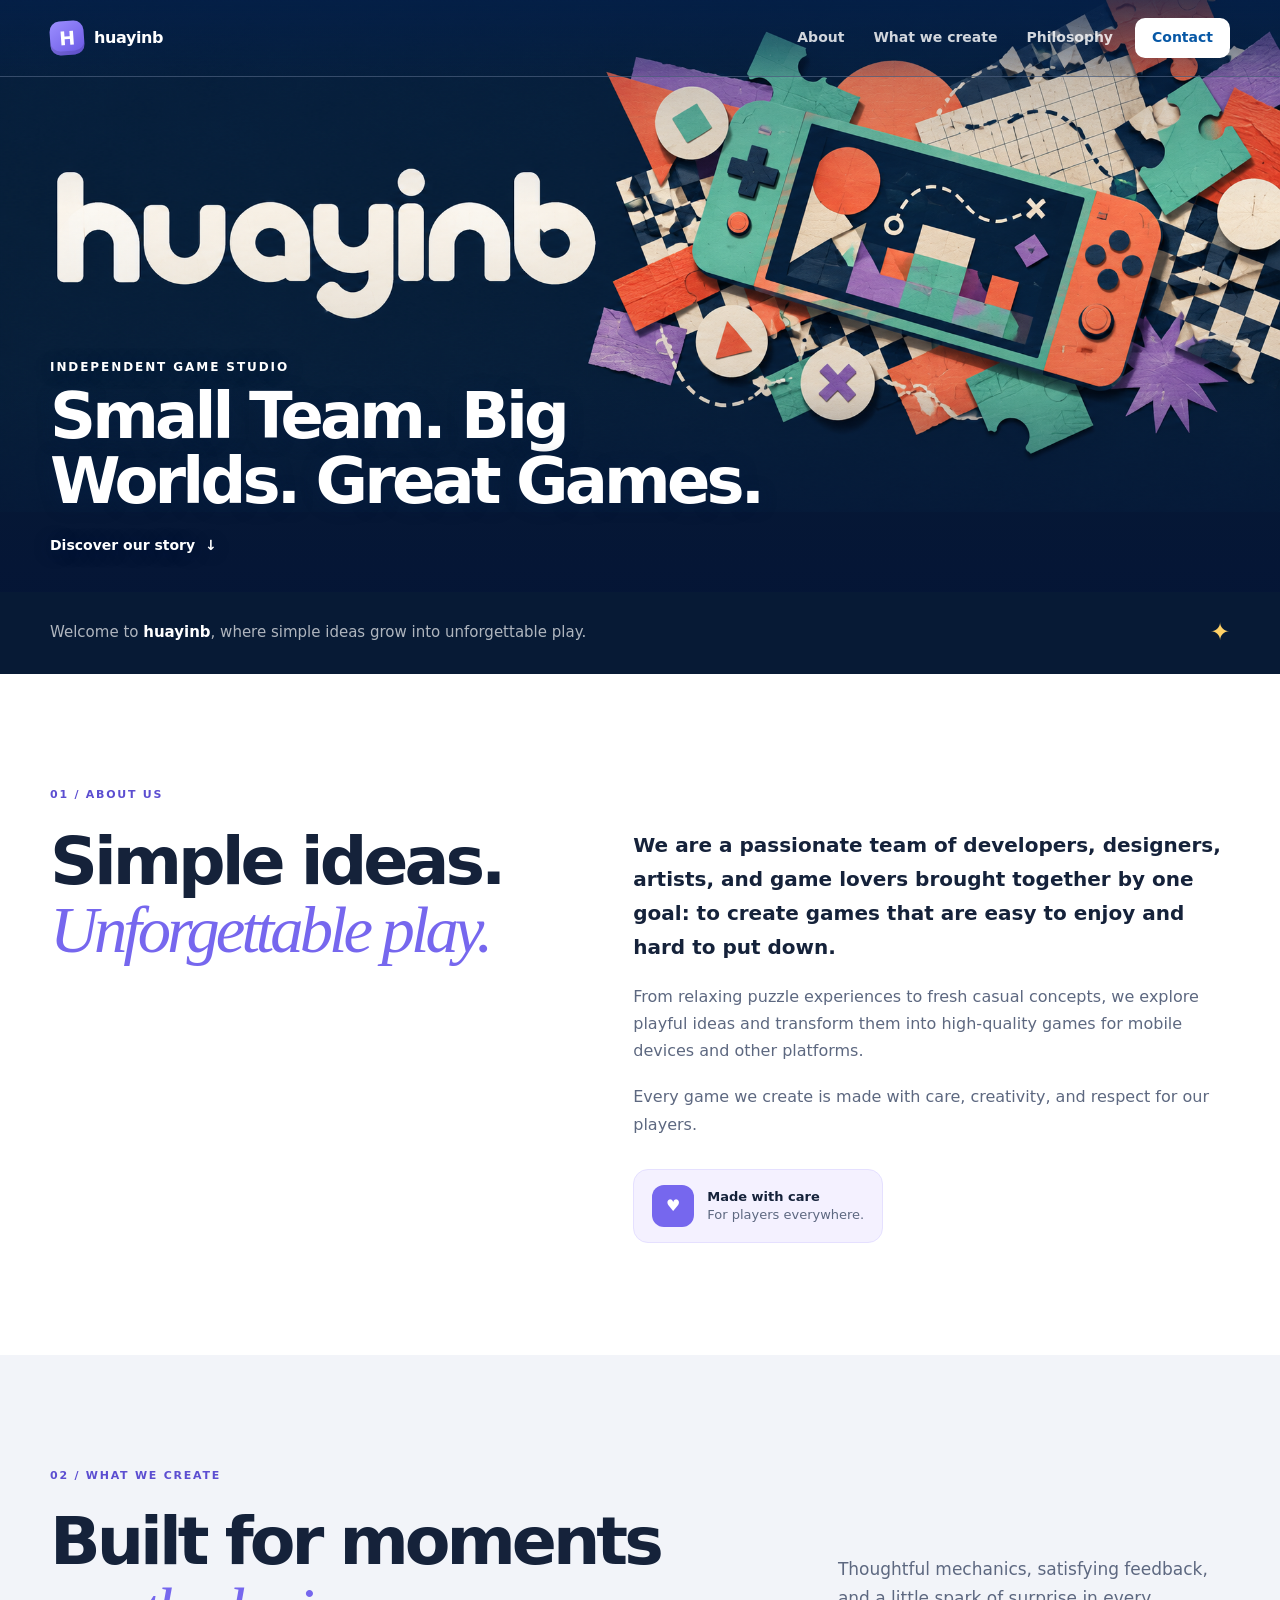
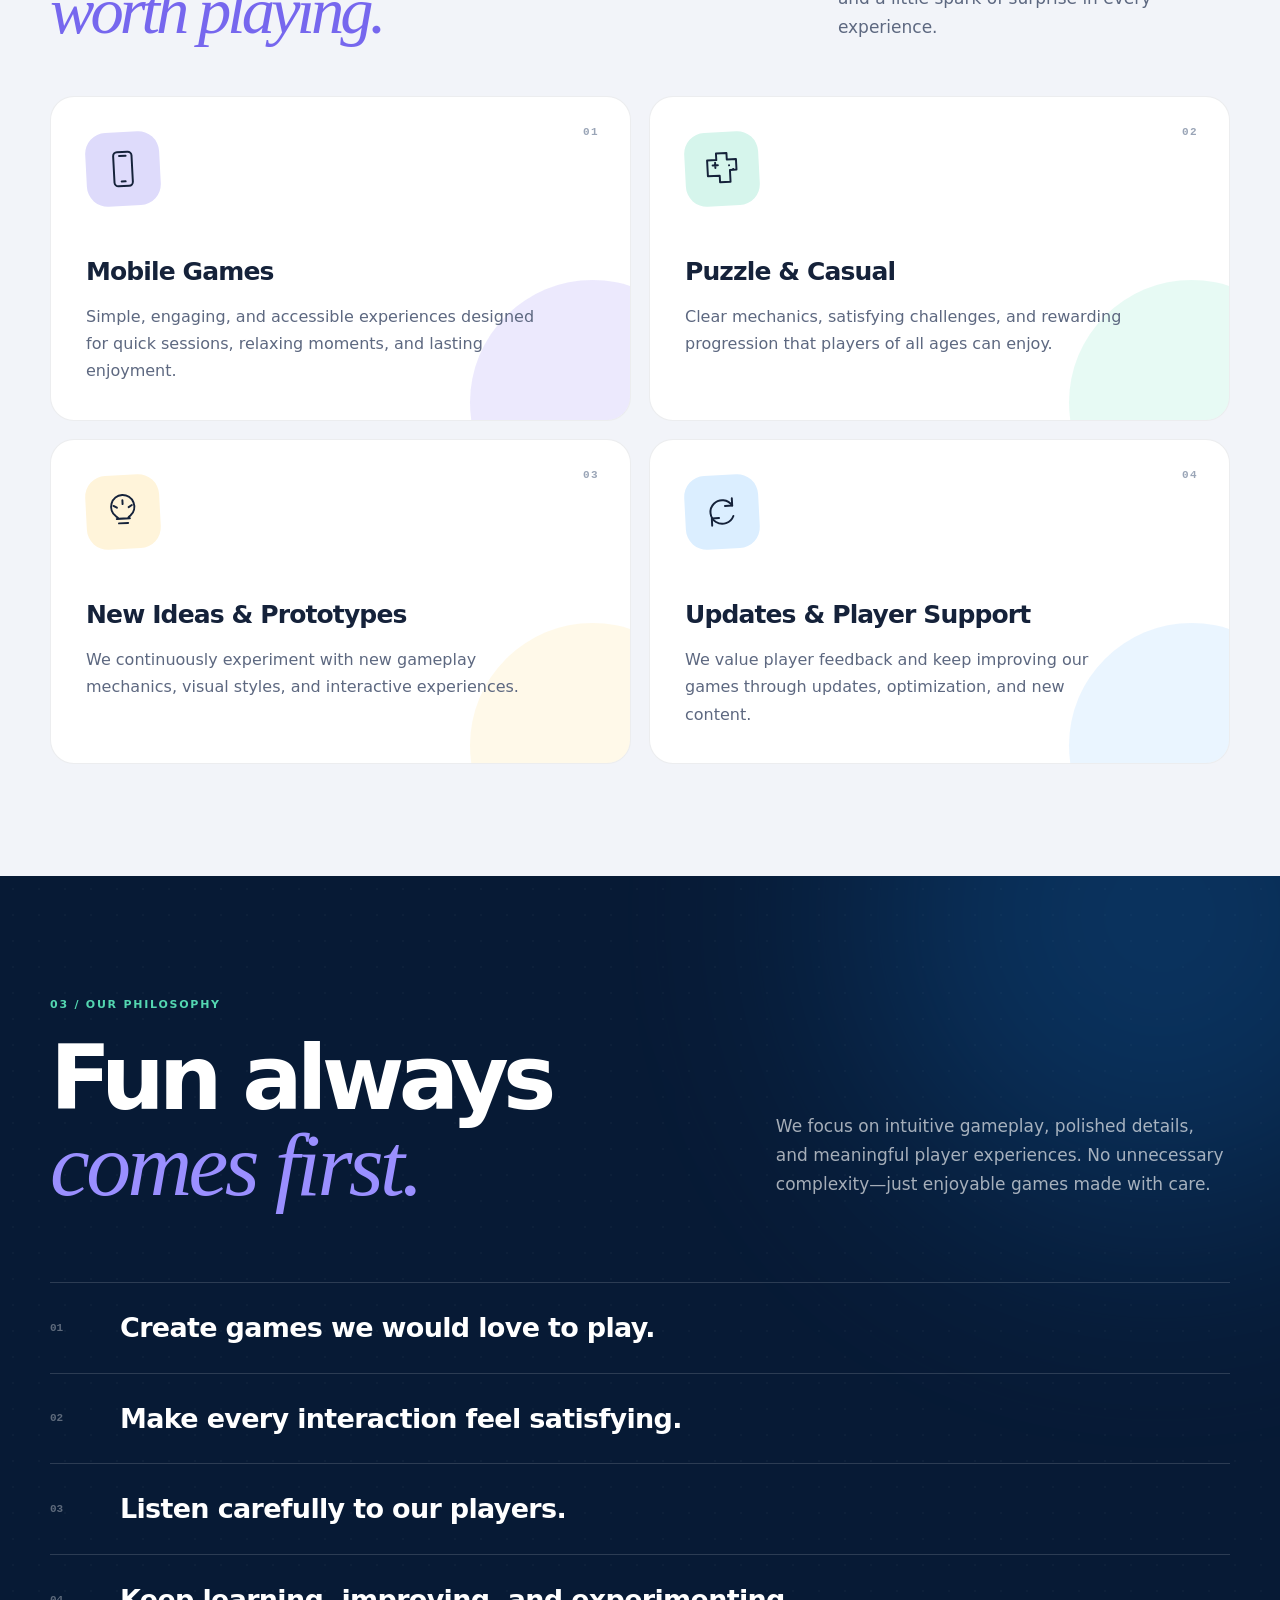
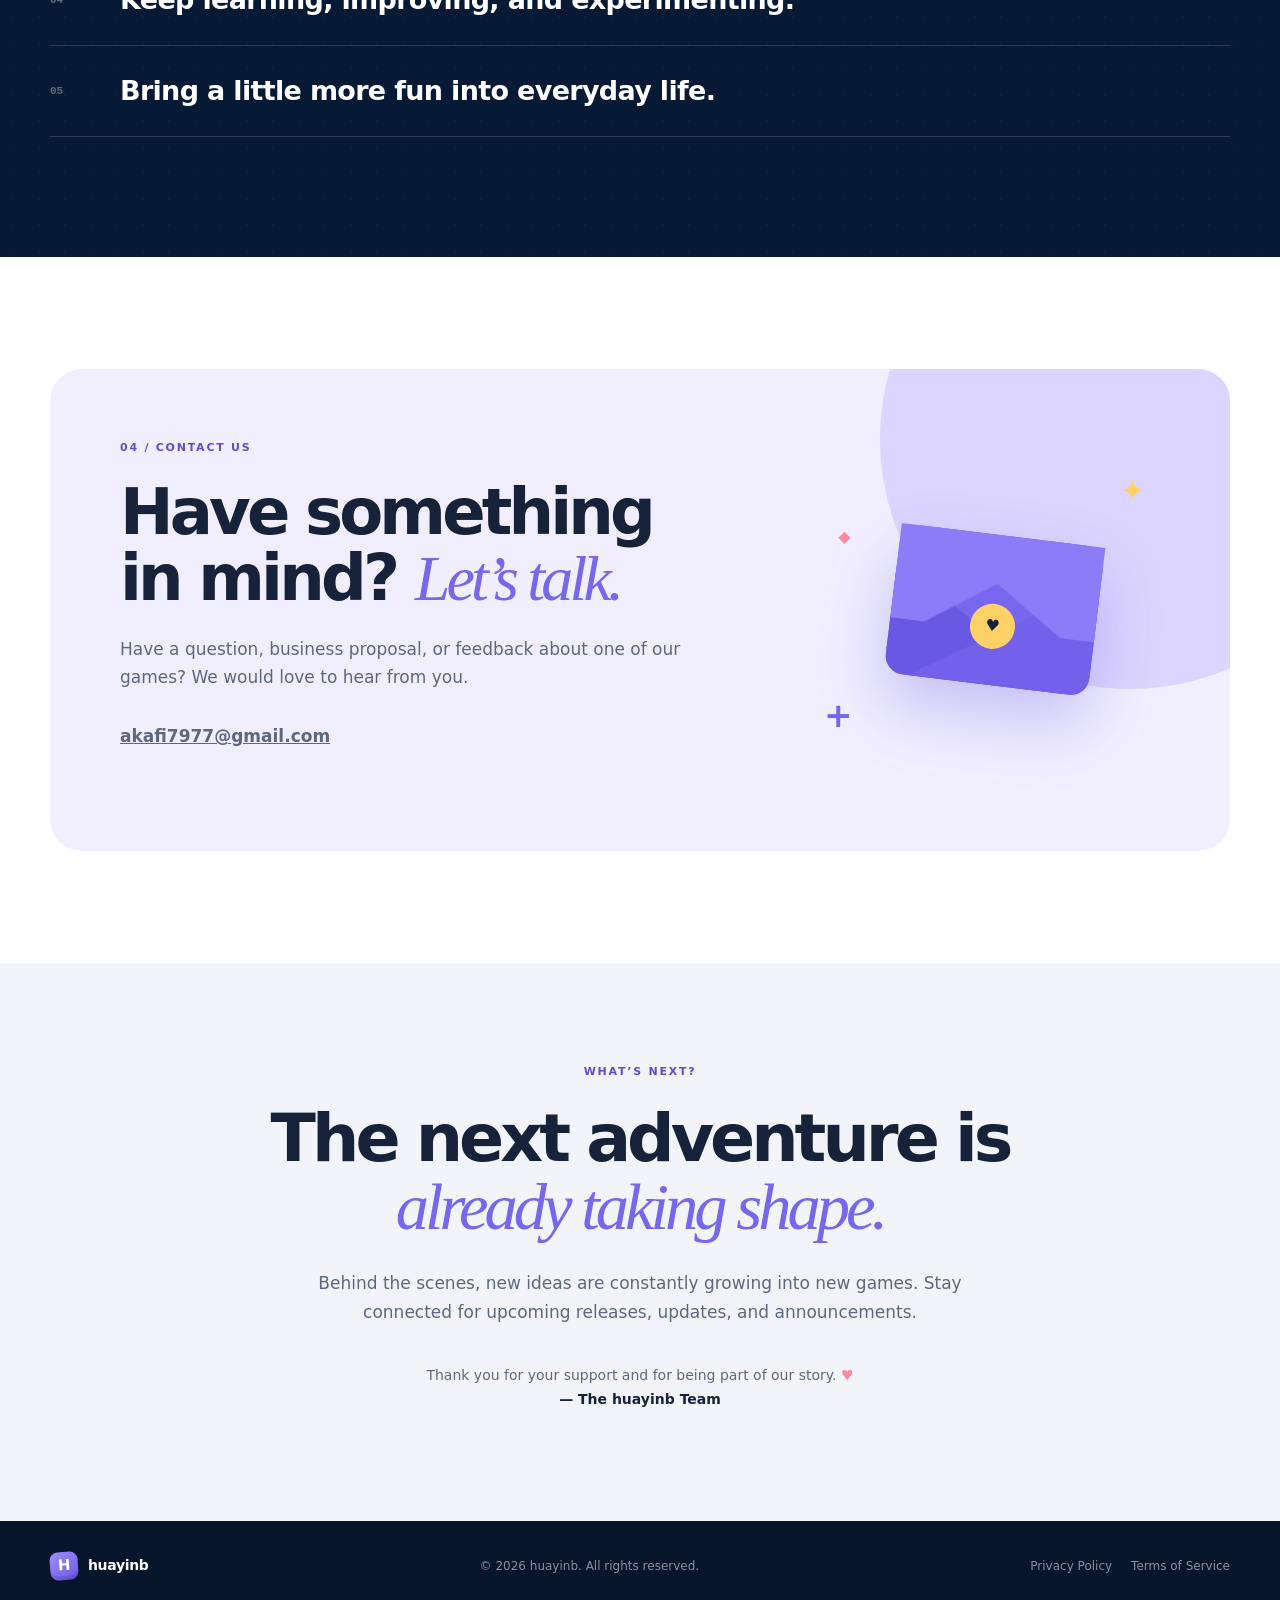
<file: index.html>
<!doctype html>
<html lang="en">
<head>
  <meta charset="utf-8">
  <meta name="viewport" content="width=device-width, initial-scale=1">
  <meta name="description" content="huayinb is an independent game studio creating fun, accessible, and polished games for players around the world.">
  <meta name="theme-color" content="#0878e8">
  <meta property="og:title" content="huayinb">
  <meta property="og:description" content="Small Team. Big Worlds. Great Games.">
  <meta property="og:type" content="website">
  <meta property="og:url" content="https://huayinb.me/">
  <meta property="og:image" content="https://huayinb.me/CompanyIcon.png?v=workshop">
  <title>huayinb | Small Team. Big Worlds. Great Games.</title>
  <link rel="canonical" href="https://huayinb.me/">
  <link rel="stylesheet" href="/assets/styles.css?v=workshop">
</head>
<body>
  <a class="skip-link" href="#main-content">Skip to content</a>

  <header class="site-header home-header">
    <div class="header-inner">
      <a class="brand" href="/" aria-label="huayinb home">
        <span class="brand-mark" aria-hidden="true">H</span>
        <span>huayinb</span>
      </a>
      <nav class="site-nav" aria-label="Main navigation">
        <a href="#about">About</a>
        <a href="#what-we-create">What we create</a>
        <a href="#philosophy">Philosophy</a>
        <a class="nav-cta" href="#contact">Contact</a>
      </nav>
    </div>
  </header>

  <main id="main-content">
    <section class="image-hero" aria-labelledby="hero-title">
      <img src="/CompanyIcon.png?v=workshop" width="1983" height="793" alt="huayinb game workshop collage with a handheld console and colorful geometric puzzle pieces">
      <div class="image-hero-shade" aria-hidden="true"></div>
      <div class="hero-message">
        <p>Independent game studio</p>
        <h1 id="hero-title">Small Team. Big Worlds. Great Games.</h1>
        <a href="#about">Discover our story <span aria-hidden="true">&#8595;</span></a>
      </div>
    </section>

    <section class="intro-strip" aria-label="Welcome">
      <div class="section-inner intro-strip-inner">
        <p>Welcome to <strong>huayinb</strong>, where simple ideas grow into unforgettable play.</p>
        <span aria-hidden="true">&#10022;</span>
      </div>
    </section>

    <section class="section about-section" id="about" aria-labelledby="about-title">
      <div class="section-inner about-grid">
        <div>
          <p class="section-label">01 / About us</p>
          <h2 id="about-title">Simple ideas.<br><span>Unforgettable play.</span></h2>
        </div>
        <div class="about-copy">
          <p class="lead-copy">We are a passionate team of developers, designers, artists, and game lovers brought together by one goal: to create games that are easy to enjoy and hard to put down.</p>
          <p>From relaxing puzzle experiences to fresh casual concepts, we explore playful ideas and transform them into high-quality games for mobile devices and other platforms.</p>
          <p>Every game we create is made with care, creativity, and respect for our players.</p>
          <div class="about-note">
            <span aria-hidden="true">&#9829;</span>
            <p><strong>Made with care</strong><br>For players everywhere.</p>
          </div>
        </div>
      </div>
    </section>

    <section class="section creations-section" id="what-we-create" aria-labelledby="creations-title">
      <div class="section-inner">
        <div class="section-heading">
          <div>
            <p class="section-label">02 / What we create</p>
            <h2 id="creations-title">Built for moments<br><span>worth playing.</span></h2>
          </div>
          <p>Thoughtful mechanics, satisfying feedback, and a little spark of surprise in every experience.</p>
        </div>

        <div class="creation-grid">
          <article class="creation-card card-purple">
            <div class="card-number">01</div>
            <div class="card-icon" aria-hidden="true">
              <svg viewBox="0 0 64 64"><rect x="18" y="6" width="28" height="52" rx="6"/><path d="M27 12h10M29 51h6"/></svg>
            </div>
            <h3>Mobile Games</h3>
            <p>Simple, engaging, and accessible experiences designed for quick sessions, relaxing moments, and lasting enjoyment.</p>
          </article>

          <article class="creation-card card-mint">
            <div class="card-number">02</div>
            <div class="card-icon" aria-hidden="true">
              <svg viewBox="0 0 64 64"><path d="M10 18h14V8h16v10h14v16H44v18H28V42H10z"/><path d="M18 26h8M22 22v8M43 27h.1M49 33h.1"/></svg>
            </div>
            <h3>Puzzle &amp; Casual</h3>
            <p>Clear mechanics, satisfying challenges, and rewarding progression that players of all ages can enjoy.</p>
          </article>

          <article class="creation-card card-yellow">
            <div class="card-number">03</div>
            <div class="card-icon" aria-hidden="true">
              <svg viewBox="0 0 64 64"><path d="M22 42h20M25 49h14M32 6a18 18 0 0 0-11 32c3 2 4 4 4 4h14s1-2 4-4A18 18 0 0 0 32 6z"/><path d="M32 14v6M18 22l5 3M46 22l-5 3"/></svg>
            </div>
            <h3>New Ideas &amp; Prototypes</h3>
            <p>We continuously experiment with new gameplay mechanics, visual styles, and interactive experiences.</p>
          </article>

          <article class="creation-card card-blue">
            <div class="card-number">04</div>
            <div class="card-icon" aria-hidden="true">
              <svg viewBox="0 0 64 64"><path d="M48 23A18 18 0 1 0 49 39"/><path d="M48 12v11H37M16 52V41h11"/></svg>
            </div>
            <h3>Updates &amp; Player Support</h3>
            <p>We value player feedback and keep improving our games through updates, optimization, and new content.</p>
          </article>
        </div>
      </div>
    </section>

    <section class="philosophy-section" id="philosophy" aria-labelledby="philosophy-title">
      <div class="philosophy-glow" aria-hidden="true"></div>
      <div class="section-inner philosophy-inner">
        <p class="section-label section-label-light">03 / Our philosophy</p>
        <div class="philosophy-headline">
          <h2 id="philosophy-title">Fun always<br><em>comes first.</em></h2>
          <p>We focus on intuitive gameplay, polished details, and meaningful player experiences. No unnecessary complexity&mdash;just enjoyable games made with care.</p>
        </div>
        <ol class="principles">
          <li><span>01</span><strong>Create games we would love to play.</strong></li>
          <li><span>02</span><strong>Make every interaction feel satisfying.</strong></li>
          <li><span>03</span><strong>Listen carefully to our players.</strong></li>
          <li><span>04</span><strong>Keep learning, improving, and experimenting.</strong></li>
          <li><span>05</span><strong>Bring a little more fun into everyday life.</strong></li>
        </ol>
      </div>
    </section>

    <section class="section contact-section" id="contact" aria-labelledby="contact-title">
      <div class="section-inner">
        <div class="contact-card">
          <div class="contact-copy">
            <p class="section-label">04 / Contact us</p>
            <h2 id="contact-title">Have something<br>in mind? <span>Let&rsquo;s talk.</span></h2>
            <p>Have a question, business proposal, or feedback about one of our games? We would love to hear from you.</p>
            <p class="contact-status"><a href="mailto:akafi7977@gmail.com">akafi7977@gmail.com</a></p>
          </div>
          <div class="contact-graphic" aria-hidden="true">
            <div class="mail-card"><div class="mail-flap"></div><span>&#9829;</span></div>
            <span class="contact-star star-a">&#10022;</span>
            <span class="contact-star star-b">+</span>
            <span class="contact-star star-c">&#9670;</span>
          </div>
        </div>
      </div>
    </section>

    <section class="next-adventure" aria-labelledby="adventure-title">
      <div class="section-inner adventure-inner">
        <p class="section-label">What&rsquo;s next?</p>
        <h2 id="adventure-title">The next adventure is<br><span>already taking shape.</span></h2>
        <p>Behind the scenes, new ideas are constantly growing into new games. Stay connected for upcoming releases, updates, and announcements.</p>
        <p class="sign-off">Thank you for your support and for being part of our story. <span aria-hidden="true">&#9829;</span><br><strong>&mdash; The huayinb Team</strong></p>
      </div>
    </section>
  </main>

  <footer class="site-footer">
    <div class="footer-inner">
      <a class="brand footer-brand" href="/">
        <span class="brand-mark" aria-hidden="true">H</span>
        <span>huayinb</span>
      </a>
      <p>&copy; 2026 huayinb. All rights reserved.</p>
      <nav aria-label="Legal navigation">
        <a href="/privacy-policy/">Privacy Policy</a>
        <a href="/terms-of-service/">Terms of Service</a>
      </nav>
    </div>
  </footer>
</body>
</html>
</file>
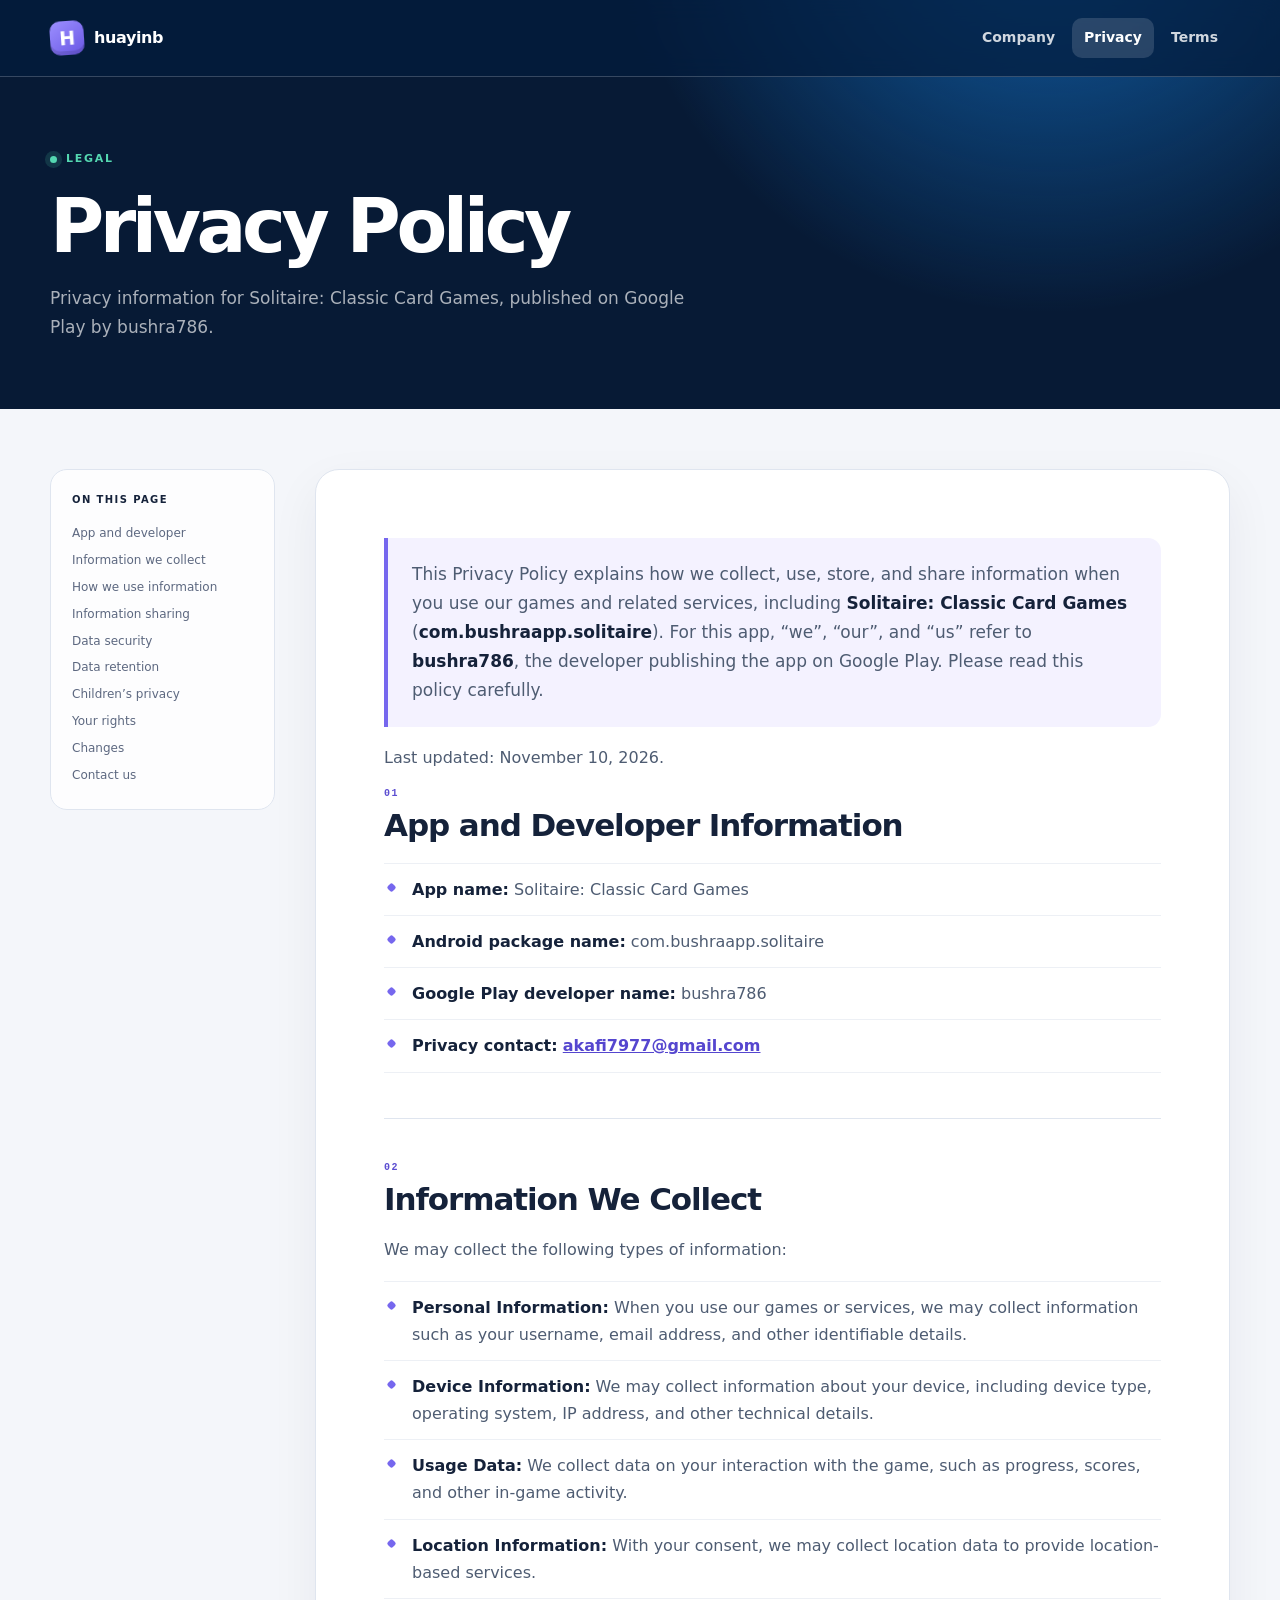
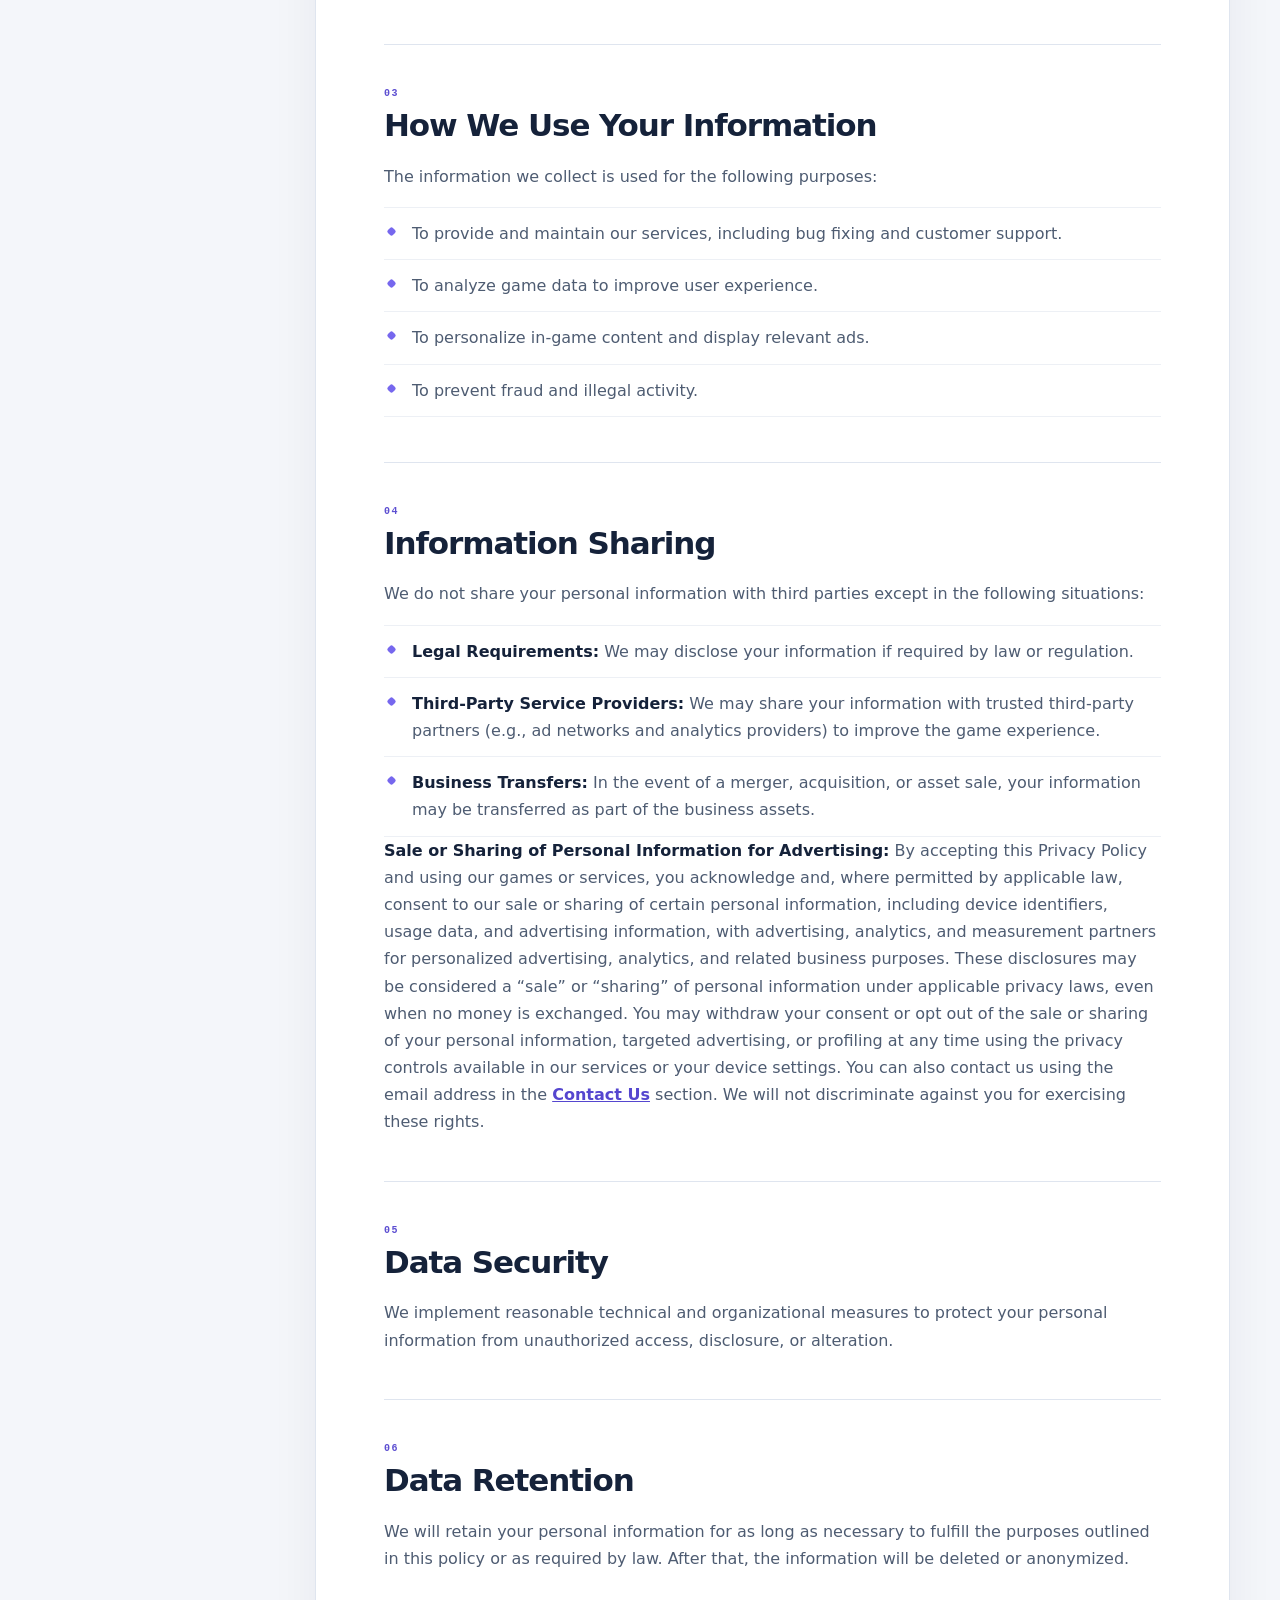
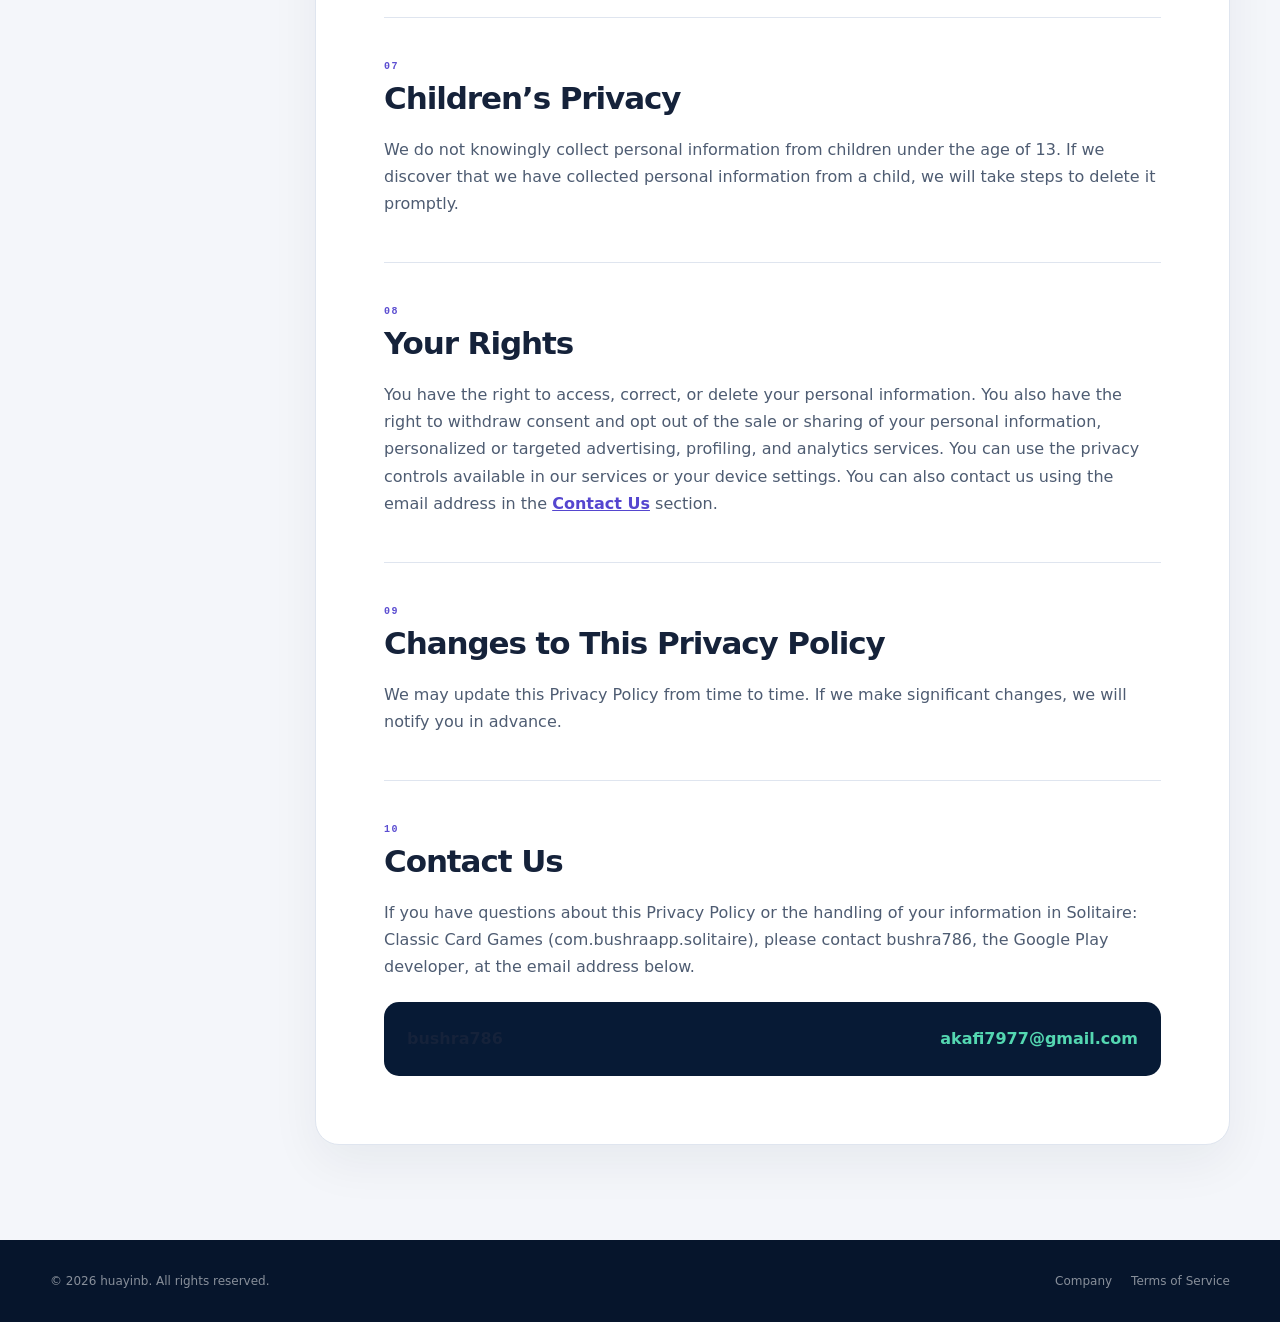
<file: privacy-policy/index.html>
<!doctype html>
<html lang="en">
<head>
  <meta charset="utf-8">
  <meta name="viewport" content="width=device-width, initial-scale=1">
  <meta name="description" content="Privacy Policy for Solitaire: Classic Card Games (com.bushraapp.solitaire), published on Google Play by bushra786.">
  <meta name="theme-color" content="#0878e8">
  <title>Privacy Policy | Solitaire: Classic Card Games | bushra786</title>
  <link rel="canonical" href="https://huayinb.me/privacy-policy/">
  <link rel="stylesheet" href="/assets/styles.css">
</head>
<body class="legal-page">
  <a class="skip-link" href="#main-content">Skip to content</a>
  <header class="site-header legal-site-header">
    <div class="header-inner">
      <a class="brand" href="/" aria-label="huayinb home">
        <span class="brand-mark" aria-hidden="true">H</span><span>huayinb</span>
      </a>
      <nav class="site-nav" aria-label="Legal navigation">
        <a href="/">Company</a>
        <a class="active" href="/privacy-policy/" aria-current="page">Privacy</a>
        <a href="/terms-of-service/">Terms</a>
      </nav>
    </div>
  </header>

  <main id="main-content">
    <div class="legal-hero">
      <div class="legal-hero-inner">
        <p class="eyebrow"><span></span> Legal</p>
        <h1>Privacy Policy</h1>
        <p>Privacy information for Solitaire: Classic Card Games, published on Google Play by bushra786.</p>
      </div>
    </div>

    <div class="legal-layout">
      <aside class="legal-aside" aria-label="On this page">
        <p>On this page</p>
        <ol>
          <li><a href="#app-and-developer">App and developer</a></li>
          <li><a href="#information-we-collect">Information we collect</a></li>
          <li><a href="#how-we-use-information">How we use information</a></li>
          <li><a href="#information-sharing">Information sharing</a></li>
          <li><a href="#data-security">Data security</a></li>
          <li><a href="#data-retention">Data retention</a></li>
          <li><a href="#childrens-privacy">Children&rsquo;s privacy</a></li>
          <li><a href="#your-rights">Your rights</a></li>
          <li><a href="#changes">Changes</a></li>
          <li><a href="#contact">Contact us</a></li>
        </ol>
      </aside>

      <article class="legal-document">
        <p class="legal-intro">This Privacy Policy explains how we collect, use, store, and share information when you use our games and related services, including <strong>Solitaire: Classic Card Games</strong> (<strong>com.bushraapp.solitaire</strong>). For this app, &ldquo;we&rdquo;, &ldquo;our&rdquo;, and &ldquo;us&rdquo; refer to <strong>bushra786</strong>, the developer publishing the app on Google Play. Please read this policy carefully.</p>
        <p>Last updated: <time datetime="2026-11-10">November 10, 2026</time>.</p>

        <section id="app-and-developer">
          <h2><span>01</span> App and Developer Information</h2>
          <ul>
            <li><strong>App name:</strong> Solitaire: Classic Card Games</li>
            <li><strong>Android package name:</strong> com.bushraapp.solitaire</li>
            <li><strong>Google Play developer name:</strong> bushra786</li>
            <li><strong>Privacy contact:</strong> <a href="mailto:akafi7977@gmail.com">akafi7977@gmail.com</a></li>
          </ul>
        </section>

        <section id="information-we-collect">
          <h2><span>02</span> Information We Collect</h2>
          <p>We may collect the following types of information:</p>
          <ul>
            <li><strong>Personal Information:</strong> When you use our games or services, we may collect information such as your username, email address, and other identifiable details.</li>
            <li><strong>Device Information:</strong> We may collect information about your device, including device type, operating system, IP address, and other technical details.</li>
            <li><strong>Usage Data:</strong> We collect data on your interaction with the game, such as progress, scores, and other in-game activity.</li>
            <li><strong>Location Information:</strong> With your consent, we may collect location data to provide location-based services.</li>
          </ul>
        </section>

        <section id="how-we-use-information">
          <h2><span>03</span> How We Use Your Information</h2>
          <p>The information we collect is used for the following purposes:</p>
          <ul>
            <li>To provide and maintain our services, including bug fixing and customer support.</li>
            <li>To analyze game data to improve user experience.</li>
            <li>To personalize in-game content and display relevant ads.</li>
            <li>To prevent fraud and illegal activity.</li>
          </ul>
        </section>

        <section id="information-sharing">
          <h2><span>04</span> Information Sharing</h2>
          <p>We do not share your personal information with third parties except in the following situations:</p>
          <ul>
            <li><strong>Legal Requirements:</strong> We may disclose your information if required by law or regulation.</li>
            <li><strong>Third-Party Service Providers:</strong> We may share your information with trusted third-party partners (e.g., ad networks and analytics providers) to improve the game experience.</li>
            <li><strong>Business Transfers:</strong> In the event of a merger, acquisition, or asset sale, your information may be transferred as part of the business assets.</li>
          </ul>
          <p><strong>Sale or Sharing of Personal Information for Advertising:</strong> By accepting this Privacy Policy and using our games or services, you acknowledge and, where permitted by applicable law, consent to our sale or sharing of certain personal information, including device identifiers, usage data, and advertising information, with advertising, analytics, and measurement partners for personalized advertising, analytics, and related business purposes. These disclosures may be considered a &ldquo;sale&rdquo; or &ldquo;sharing&rdquo; of personal information under applicable privacy laws, even when no money is exchanged. You may withdraw your consent or opt out of the sale or sharing of your personal information, targeted advertising, or profiling at any time using the privacy controls available in our services or your device settings. You can also contact us using the email address in the <a href="#contact">Contact Us</a> section. We will not discriminate against you for exercising these rights.</p>
        </section>

        <section id="data-security">
          <h2><span>05</span> Data Security</h2>
          <p>We implement reasonable technical and organizational measures to protect your personal information from unauthorized access, disclosure, or alteration.</p>
        </section>

        <section id="data-retention">
          <h2><span>06</span> Data Retention</h2>
          <p>We will retain your personal information for as long as necessary to fulfill the purposes outlined in this policy or as required by law. After that, the information will be deleted or anonymized.</p>
        </section>

        <section id="childrens-privacy">
          <h2><span>07</span> Children&rsquo;s Privacy</h2>
          <p>We do not knowingly collect personal information from children under the age of 13. If we discover that we have collected personal information from a child, we will take steps to delete it promptly.</p>
        </section>

        <section id="your-rights">
          <h2><span>08</span> Your Rights</h2>
          <p>You have the right to access, correct, or delete your personal information. You also have the right to withdraw consent and opt out of the sale or sharing of your personal information, personalized or targeted advertising, profiling, and analytics services. You can use the privacy controls available in our services or your device settings. You can also contact us using the email address in the <a href="#contact">Contact Us</a> section.</p>
        </section>

        <section id="changes">
          <h2><span>09</span> Changes to This Privacy Policy</h2>
          <p>We may update this Privacy Policy from time to time. If we make significant changes, we will notify you in advance.</p>
        </section>

        <section id="contact">
          <h2><span>10</span> Contact Us</h2>
          <p>If you have questions about this Privacy Policy or the handling of your information in Solitaire: Classic Card Games (com.bushraapp.solitaire), please contact bushra786, the Google Play developer, at the email address below.</p>
          <div class="legal-contact">
            <strong>bushra786</strong>
            <a href="mailto:akafi7977@gmail.com">akafi7977@gmail.com</a>
          </div>
        </section>
      </article>
    </div>
  </main>

  <footer class="site-footer legal-footer">
    <div class="footer-inner">
      <p>&copy; 2026 huayinb. All rights reserved.</p>
      <nav aria-label="Legal navigation">
        <a href="/">Company</a><a href="/terms-of-service/">Terms of Service</a>
      </nav>
    </div>
  </footer>
</body>
</html>
</file>
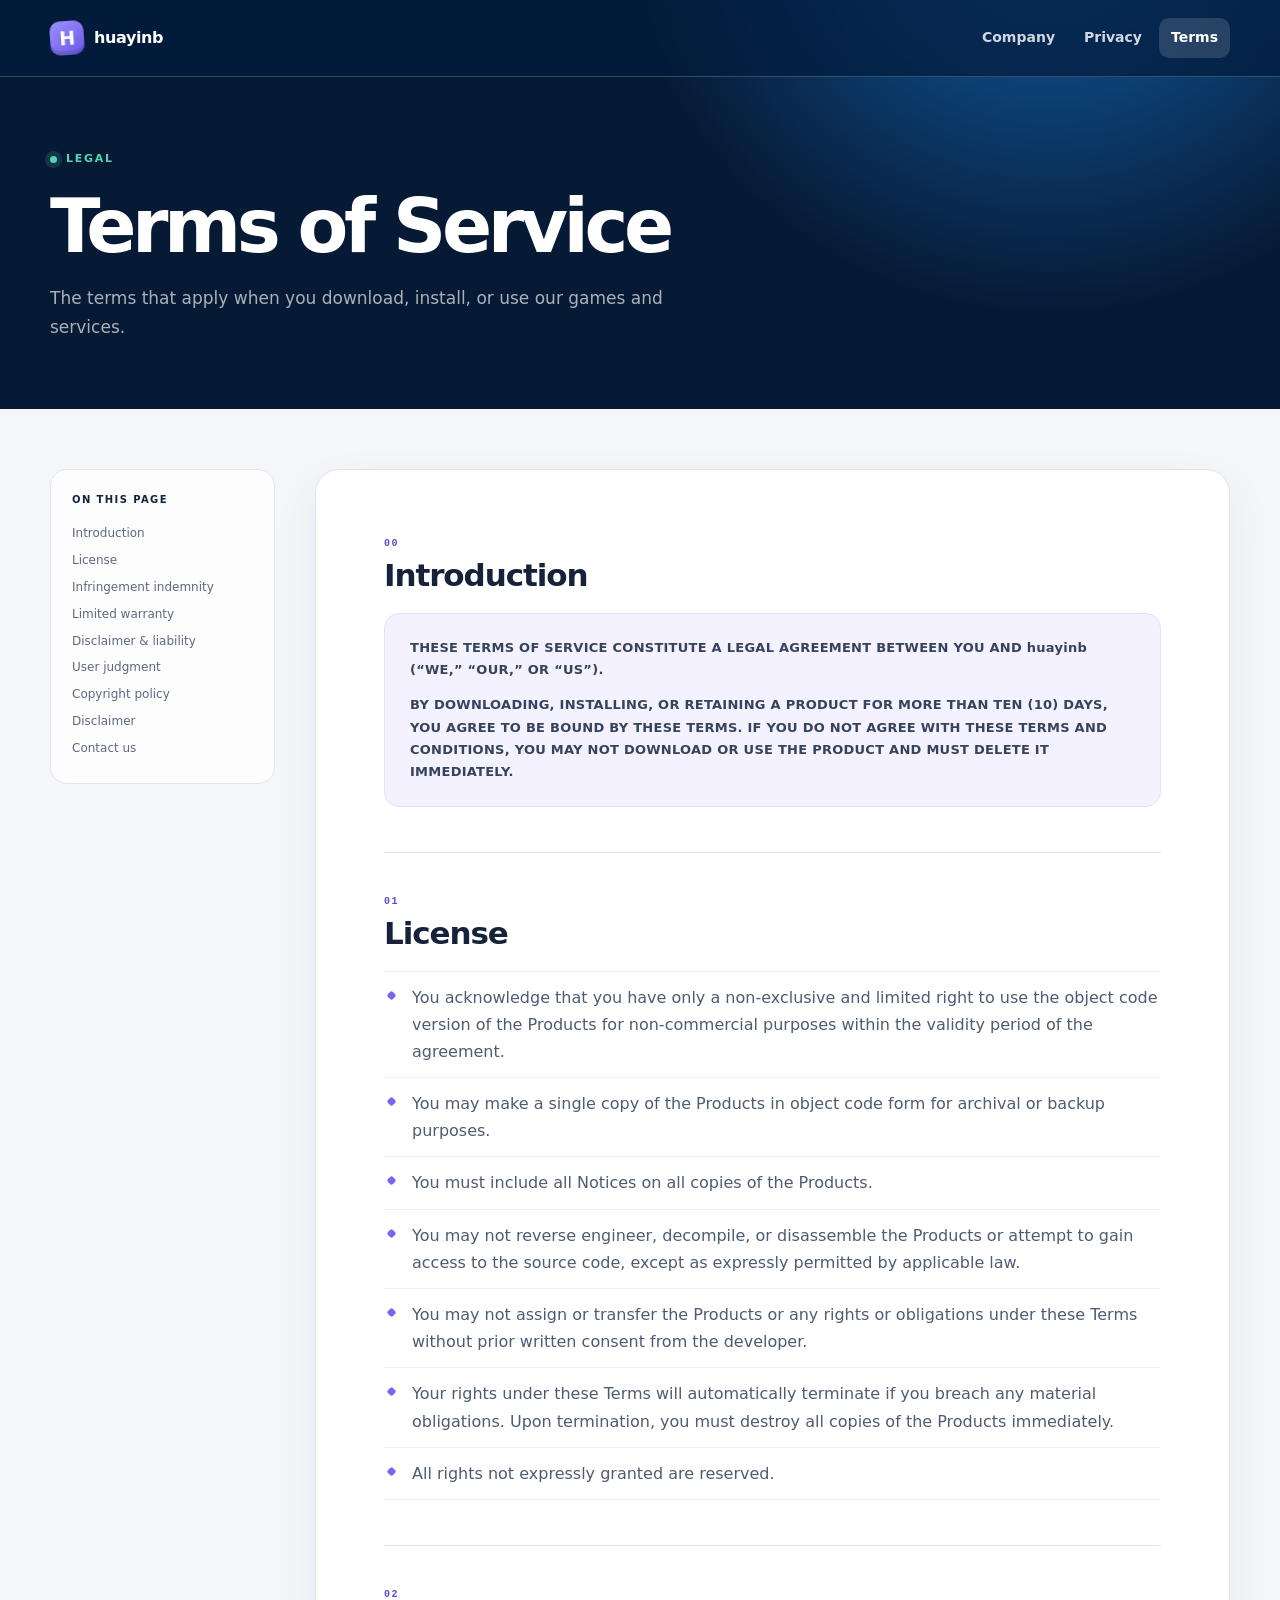
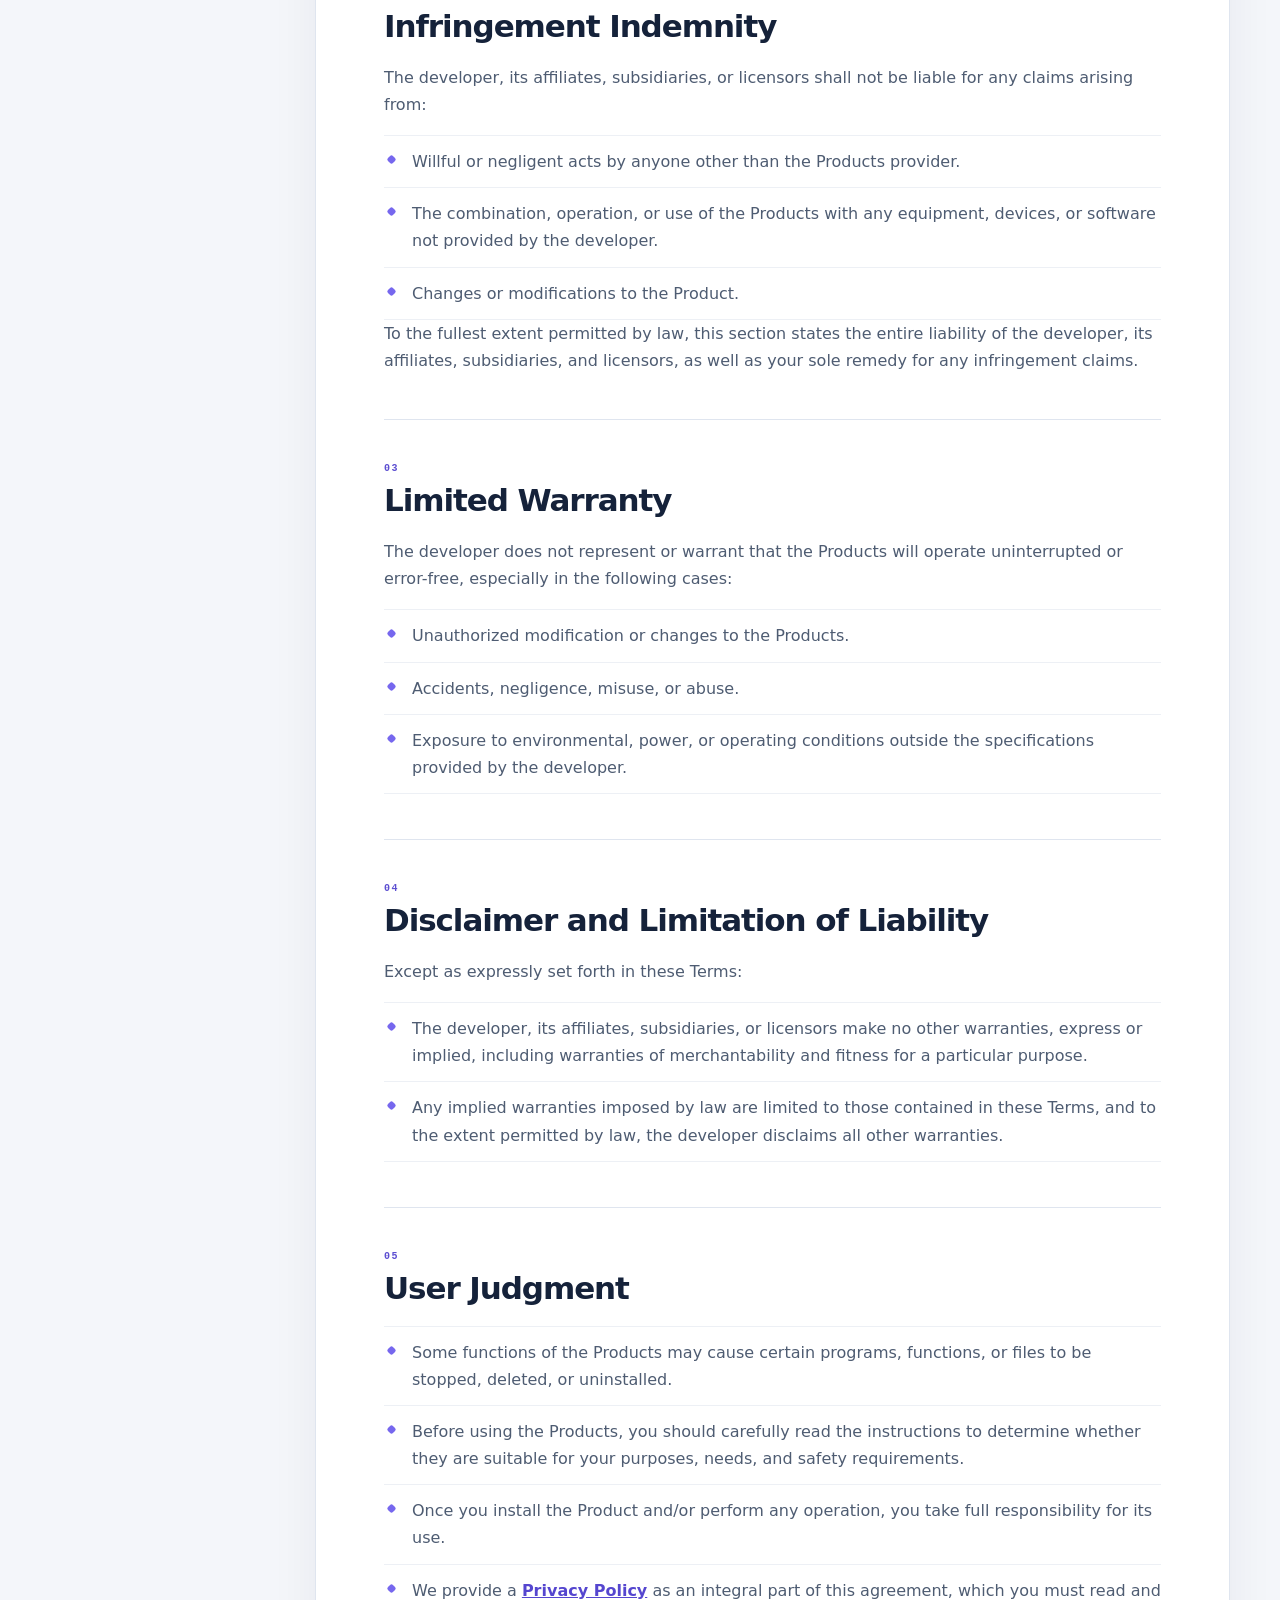
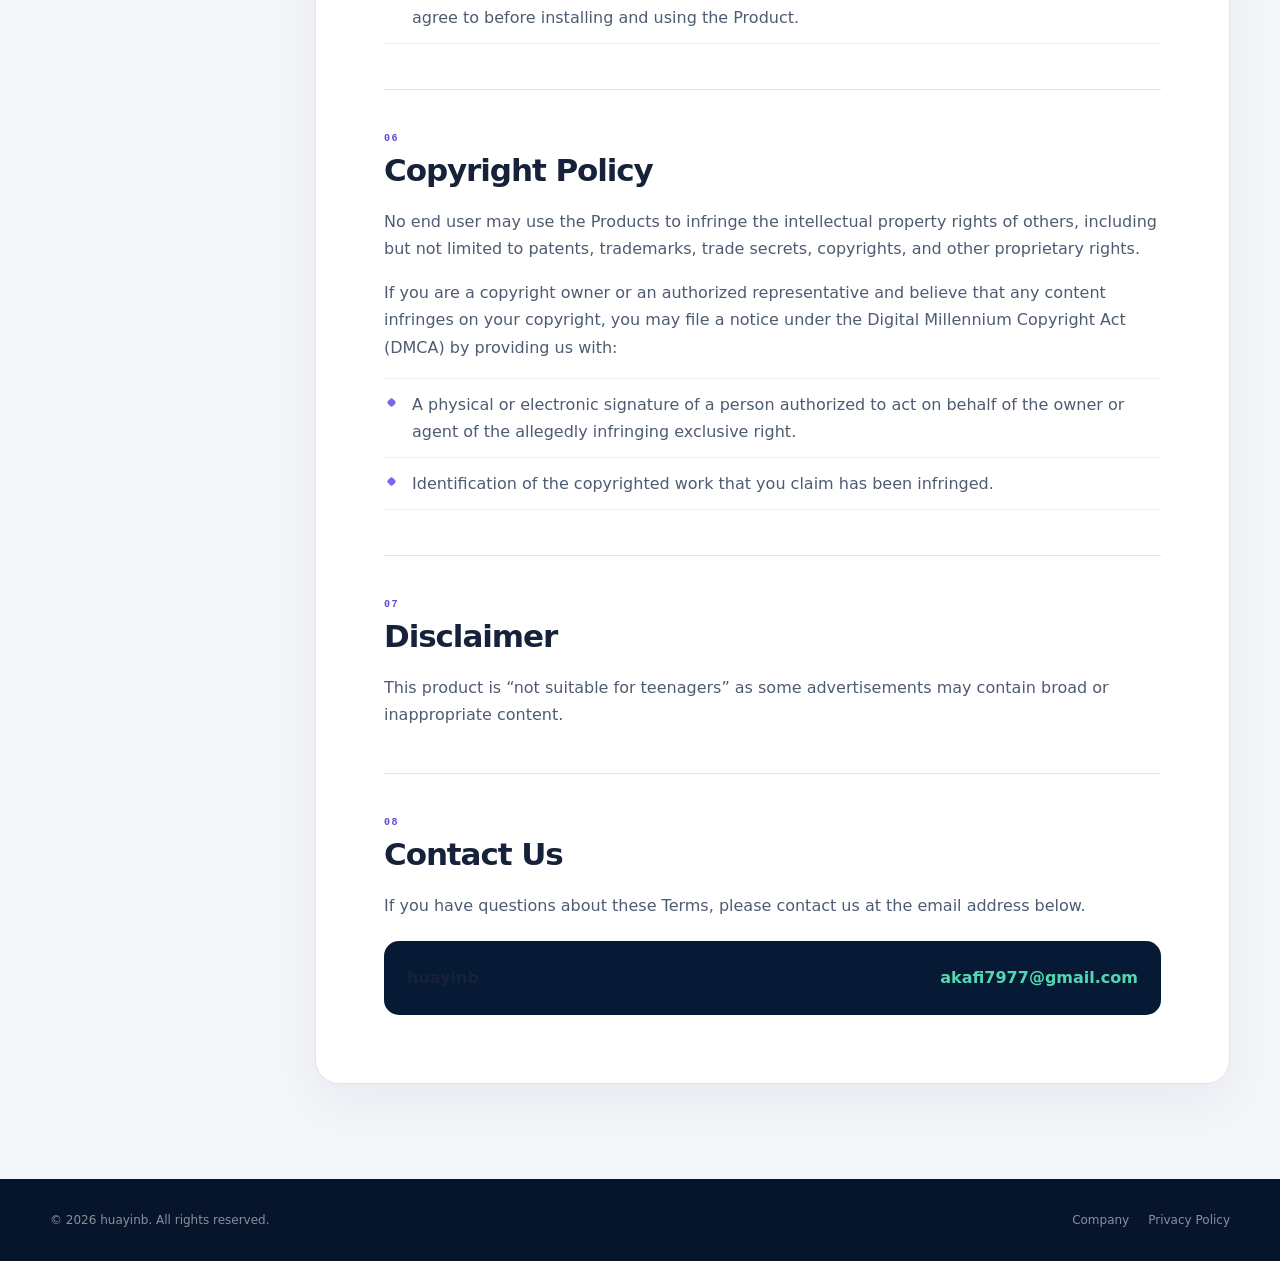
<file: terms-of-service/index.html>
<!doctype html>
<html lang="en">
<head>
  <meta charset="utf-8">
  <meta name="viewport" content="width=device-width, initial-scale=1">
  <meta name="description" content="Terms of Service for games and services provided by huayinb.">
  <meta name="theme-color" content="#0878e8">
  <title>Terms of Service | huayinb</title>
  <link rel="canonical" href="https://huayinb.me/terms-of-service/">
  <link rel="stylesheet" href="/assets/styles.css">
</head>
<body class="legal-page">
  <a class="skip-link" href="#main-content">Skip to content</a>
  <header class="site-header legal-site-header">
    <div class="header-inner">
      <a class="brand" href="/" aria-label="huayinb home">
        <span class="brand-mark" aria-hidden="true">H</span><span>huayinb</span>
      </a>
      <nav class="site-nav" aria-label="Legal navigation">
        <a href="/">Company</a>
        <a href="/privacy-policy/">Privacy</a>
        <a class="active" href="/terms-of-service/" aria-current="page">Terms</a>
      </nav>
    </div>
  </header>

  <main id="main-content">
    <div class="legal-hero">
      <div class="legal-hero-inner">
        <p class="eyebrow"><span></span> Legal</p>
        <h1>Terms of Service</h1>
        <p>The terms that apply when you download, install, or use our games and services.</p>
      </div>
    </div>

    <div class="legal-layout">
      <aside class="legal-aside" aria-label="On this page">
        <p>On this page</p>
        <ol>
          <li><a href="#introduction">Introduction</a></li>
          <li><a href="#license">License</a></li>
          <li><a href="#infringement">Infringement indemnity</a></li>
          <li><a href="#warranty">Limited warranty</a></li>
          <li><a href="#liability">Disclaimer &amp; liability</a></li>
          <li><a href="#user-judgment">User judgment</a></li>
          <li><a href="#copyright">Copyright policy</a></li>
          <li><a href="#disclaimer">Disclaimer</a></li>
          <li><a href="#contact">Contact us</a></li>
        </ol>
      </aside>

      <article class="legal-document">
        <section id="introduction">
          <h2><span>00</span> Introduction</h2>
          <div class="legal-notice">
            <p>THESE TERMS OF SERVICE CONSTITUTE A LEGAL AGREEMENT BETWEEN YOU AND huayinb (&ldquo;WE,&rdquo; &ldquo;OUR,&rdquo; OR &ldquo;US&rdquo;).</p>
            <p>BY DOWNLOADING, INSTALLING, OR RETAINING A PRODUCT FOR MORE THAN TEN (10) DAYS, YOU AGREE TO BE BOUND BY THESE TERMS. IF YOU DO NOT AGREE WITH THESE TERMS AND CONDITIONS, YOU MAY NOT DOWNLOAD OR USE THE PRODUCT AND MUST DELETE IT IMMEDIATELY.</p>
          </div>
        </section>

        <section id="license">
          <h2><span>01</span> License</h2>
          <ul>
            <li>You acknowledge that you have only a non-exclusive and limited right to use the object code version of the Products for non-commercial purposes within the validity period of the agreement.</li>
            <li>You may make a single copy of the Products in object code form for archival or backup purposes.</li>
            <li>You must include all Notices on all copies of the Products.</li>
            <li>You may not reverse engineer, decompile, or disassemble the Products or attempt to gain access to the source code, except as expressly permitted by applicable law.</li>
            <li>You may not assign or transfer the Products or any rights or obligations under these Terms without prior written consent from the developer.</li>
            <li>Your rights under these Terms will automatically terminate if you breach any material obligations. Upon termination, you must destroy all copies of the Products immediately.</li>
            <li>All rights not expressly granted are reserved.</li>
          </ul>
        </section>

        <section id="infringement">
          <h2><span>02</span> Infringement Indemnity</h2>
          <p>The developer, its affiliates, subsidiaries, or licensors shall not be liable for any claims arising from:</p>
          <ul>
            <li>Willful or negligent acts by anyone other than the Products provider.</li>
            <li>The combination, operation, or use of the Products with any equipment, devices, or software not provided by the developer.</li>
            <li>Changes or modifications to the Product.</li>
          </ul>
          <p>To the fullest extent permitted by law, this section states the entire liability of the developer, its affiliates, subsidiaries, and licensors, as well as your sole remedy for any infringement claims.</p>
        </section>

        <section id="warranty">
          <h2><span>03</span> Limited Warranty</h2>
          <p>The developer does not represent or warrant that the Products will operate uninterrupted or error-free, especially in the following cases:</p>
          <ul>
            <li>Unauthorized modification or changes to the Products.</li>
            <li>Accidents, negligence, misuse, or abuse.</li>
            <li>Exposure to environmental, power, or operating conditions outside the specifications provided by the developer.</li>
          </ul>
        </section>

        <section id="liability">
          <h2><span>04</span> Disclaimer and Limitation of Liability</h2>
          <p>Except as expressly set forth in these Terms:</p>
          <ul>
            <li>The developer, its affiliates, subsidiaries, or licensors make no other warranties, express or implied, including warranties of merchantability and fitness for a particular purpose.</li>
            <li>Any implied warranties imposed by law are limited to those contained in these Terms, and to the extent permitted by law, the developer disclaims all other warranties.</li>
          </ul>
        </section>

        <section id="user-judgment">
          <h2><span>05</span> User Judgment</h2>
          <ul>
            <li>Some functions of the Products may cause certain programs, functions, or files to be stopped, deleted, or uninstalled.</li>
            <li>Before using the Products, you should carefully read the instructions to determine whether they are suitable for your purposes, needs, and safety requirements.</li>
            <li>Once you install the Product and/or perform any operation, you take full responsibility for its use.</li>
            <li>We provide a <a href="/privacy-policy/">Privacy Policy</a> as an integral part of this agreement, which you must read and agree to before installing and using the Product.</li>
          </ul>
        </section>

        <section id="copyright">
          <h2><span>06</span> Copyright Policy</h2>
          <p>No end user may use the Products to infringe the intellectual property rights of others, including but not limited to patents, trademarks, trade secrets, copyrights, and other proprietary rights.</p>
          <p>If you are a copyright owner or an authorized representative and believe that any content infringes on your copyright, you may file a notice under the Digital Millennium Copyright Act (DMCA) by providing us with:</p>
          <ul>
            <li>A physical or electronic signature of a person authorized to act on behalf of the owner or agent of the allegedly infringing exclusive right.</li>
            <li>Identification of the copyrighted work that you claim has been infringed.</li>
          </ul>
        </section>

        <section id="disclaimer">
          <h2><span>07</span> Disclaimer</h2>
          <p>This product is &ldquo;not suitable for teenagers&rdquo; as some advertisements may contain broad or inappropriate content.</p>
        </section>

        <section id="contact">
          <h2><span>08</span> Contact Us</h2>
          <p>If you have questions about these Terms, please contact us at the email address below.</p>
          <div class="legal-contact">
            <strong>huayinb</strong>
            <a href="mailto:akafi7977@gmail.com">akafi7977@gmail.com</a>
          </div>
        </section>
      </article>
    </div>
  </main>

  <footer class="site-footer legal-footer">
    <div class="footer-inner">
      <p>&copy; 2026 huayinb. All rights reserved.</p>
      <nav aria-label="Legal navigation">
        <a href="/">Company</a><a href="/privacy-policy/">Privacy Policy</a>
      </nav>
    </div>
  </footer>
</body>
</html>
</file>
<file: assets/styles.css>
:root {
  color-scheme: light;
  --ink: #15223a;
  --muted: #5d6880;
  --night: #071a35;
  --paper: #f4f6fb;
  --white: #fff;
  --line: #dfe5ef;
  --blue: #168cf3;
  --purple: #7667ee;
  --mint: #54d7b1;
  --yellow: #ffd166;
  --coral: #ff8a9b;
  --shadow: 0 24px 65px rgba(24, 39, 70, .12);
}

* { box-sizing: border-box; }
html { scroll-behavior: smooth; }
body {
  margin: 0;
  background: var(--paper);
  color: var(--ink);
  font: 16px/1.7 Inter, ui-sans-serif, system-ui, -apple-system, BlinkMacSystemFont, "Segoe UI", sans-serif;
  -webkit-font-smoothing: antialiased;
}
a { color: inherit; }
.skip-link {
  position: fixed; top: 8px; left: 8px; z-index: 100;
  padding: 9px 15px; border-radius: 8px; background: #fff; color: var(--night);
  font-weight: 800; transform: translateY(-150%);
}
.skip-link:focus { transform: translateY(0); }

.header-inner, .section-inner, .footer-inner, .legal-hero-inner, .legal-layout {
  width: min(1180px, calc(100% - 48px)); margin-inline: auto;
}
.site-header {
  position: absolute; inset: 0 0 auto; z-index: 20;
  border-bottom: 1px solid rgba(255,255,255,.2); color: #fff;
  background: linear-gradient(rgba(3,31,74,.68), rgba(3,31,74,.12));
}
.header-inner {
  min-height: 76px; display: flex; align-items: center; justify-content: space-between; gap: 24px;
}
.brand { display: inline-flex; align-items: center; gap: 10px; font-weight: 850; text-decoration: none; letter-spacing: -.025em; }
.brand-mark {
  width: 34px; height: 34px; display: grid; place-items: center; border-radius: 10px;
  background: linear-gradient(145deg, #9c8fff, #6957e4); color: #fff; box-shadow: inset 0 -4px 0 rgba(0,0,0,.12);
  font-size: 19px; transform: rotate(-4deg);
}
.site-nav { display: flex; align-items: center; gap: 5px; }
.site-nav a { padding: 8px 12px; border-radius: 10px; color: rgba(255,255,255,.82); font-size: 14px; font-weight: 700; text-decoration: none; }
.site-nav a:hover, .site-nav a:focus-visible, .site-nav .active { background: rgba(255,255,255,.14); color: #fff; outline: none; }
.site-nav .nav-cta { margin-left: 5px; padding-inline: 17px; background: #fff; color: #0758a6; }
.site-nav .nav-cta:hover, .site-nav .nav-cta:focus-visible { background: var(--yellow); color: var(--night); }

.image-hero { position: relative; overflow: hidden; padding-bottom: 80px; background: var(--night); }
.image-hero > img {
  width: 100%; height: auto; display: block;
  aspect-ratio: 1983 / 793; object-fit: contain; object-position: center;
}
.image-hero-shade {
  position: absolute; inset: 0;
  background: linear-gradient(180deg, rgba(3,31,74,.26) 0%, transparent 35%, rgba(4,20,54,.08) 65%, rgba(4,20,54,.75) 100%);
}
.hero-message {
  position: absolute; right: 24px; bottom: 34px; left: 24px; z-index: 2;
  width: min(1180px, calc(100% - 48px)); margin: auto; color: #fff;
  text-shadow: 0 2px 18px rgba(3,31,74,.35);
}
.hero-message p { margin: 0 0 7px; font-size: 12px; font-weight: 850; letter-spacing: .16em; text-transform: uppercase; }
.hero-message h1 { max-width: 760px; margin: 0; font-size: clamp(34px, 5vw, 67px); line-height: 1.02; letter-spacing: -.06em; }
.hero-message a { display: inline-flex; gap: 10px; margin-top: 19px; font-size: 14px; font-weight: 750; text-decoration: none; }
.intro-strip { background: var(--night); color: #fff; }
.intro-strip-inner { min-height: 82px; display: flex; align-items: center; justify-content: space-between; gap: 20px; }
.intro-strip p { margin: 0; color: rgba(255,255,255,.68); font-size: 15px; }
.intro-strip strong { color: #fff; }
.intro-strip span { color: var(--yellow); font-size: 24px; }

.section { padding: 112px 0; }
.about-section { background: #fff; }
.about-grid { display: grid; grid-template-columns: .9fr 1.1fr; gap: 95px; }
.section-label { margin: 0 0 22px; color: #5c4ed1; font-size: 11px; font-weight: 900; letter-spacing: .16em; text-transform: uppercase; }
.section h2, .next-adventure h2 {
  margin: 0; font-size: clamp(42px, 5.2vw, 67px); font-weight: 850; line-height: 1.03; letter-spacing: -.06em;
}
.section h2 span, .next-adventure h2 span {
  color: var(--purple); font-family: Georgia, "Times New Roman", serif; font-style: italic; font-weight: 400;
}
.about-copy { padding-top: 42px; color: var(--muted); }
.about-copy p { max-width: 610px; margin: 0 0 19px; }
.about-copy .lead-copy { color: var(--ink); font-size: 20px; font-weight: 590; }
.about-note {
  width: fit-content; margin-top: 31px; display: flex; align-items: center; gap: 13px;
  padding: 15px 18px; border: 1px solid #e5e0ff; border-radius: 15px; background: #f4f1ff;
}
.about-note > span { width: 42px; height: 42px; display: grid; place-items: center; border-radius: 12px; background: var(--purple); color: #fff; }
.about-note p { margin: 0; font-size: 13px; line-height: 1.4; }
.about-note strong { color: var(--ink); }

.creations-section { background: #f2f4f9; }
.section-heading { margin-bottom: 50px; display: grid; grid-template-columns: 1fr .55fr; align-items: end; gap: 75px; }
.section-heading > p { margin: 0 0 4px; color: var(--muted); font-size: 17px; }
.creation-grid { display: grid; grid-template-columns: repeat(2, 1fr); gap: 18px; }
.creation-card {
  --card-color: var(--purple); position: relative; min-height: 325px; overflow: hidden;
  padding: 35px; border: 1px solid rgba(21,34,58,.08); border-radius: 24px; background: #fff;
  transition: transform .2s ease, box-shadow .2s ease;
}
.creation-card:hover { transform: translateY(-5px); box-shadow: var(--shadow); }
.creation-card::after {
  position: absolute; right: -85px; bottom: -105px; width: 245px; height: 245px;
  border-radius: 50%; background: var(--card-color); content: ""; opacity: .14;
}
.card-mint { --card-color: var(--mint); } .card-yellow { --card-color: var(--yellow); } .card-blue { --card-color: #6ab8ff; }
.card-number { position: absolute; top: 29px; right: 31px; color: #9aa5b7; font: 750 11px ui-monospace, monospace; letter-spacing: .13em; }
.card-icon {
  width: 74px; height: 74px; display: grid; place-items: center; margin-bottom: 45px;
  border-radius: 21px; background: color-mix(in srgb, var(--card-color) 24%, white); transform: rotate(-3deg);
}
.card-icon svg { width: 42px; height: 42px; fill: none; stroke: var(--ink); stroke-width: 3; stroke-linecap: round; stroke-linejoin: round; }
.creation-card h3 { position: relative; z-index: 1; margin: 0 0 10px; font-size: 25px; letter-spacing: -.035em; }
.creation-card p { position: relative; z-index: 1; max-width: 450px; margin: 0; color: var(--muted); }

.philosophy-section { position: relative; overflow: hidden; padding: 120px 0; background: var(--night); color: #fff; }
.philosophy-section::before {
  position: absolute; inset: 0; background-image: radial-gradient(rgba(255,255,255,.1) 1px, transparent 1px);
  background-size: 26px 26px; content: ""; opacity: .25;
}
.philosophy-glow { position: absolute; top: -260px; right: -180px; width: 600px; height: 600px; border-radius: 50%; background: var(--blue); filter: blur(130px); opacity: .22; }
.philosophy-inner { position: relative; z-index: 1; }
.section-label-light { color: var(--mint); }
.philosophy-headline { margin-bottom: 75px; display: grid; grid-template-columns: 1fr .72fr; align-items: end; gap: 95px; }
.philosophy-headline h2 { margin: 0; font-size: clamp(54px, 7vw, 90px); line-height: .95; letter-spacing: -.065em; }
.philosophy-headline h2 em { color: #9a8fff; font-family: Georgia, serif; font-weight: 400; letter-spacing: -.04em; }
.philosophy-headline p { margin: 0 0 8px; color: rgba(255,255,255,.64); font-size: 17px; }
.principles { margin: 0; padding: 0; border-top: 1px solid rgba(255,255,255,.15); list-style: none; }
.principles li { display: grid; grid-template-columns: 70px 1fr; align-items: center; padding: 22px 0; border-bottom: 1px solid rgba(255,255,255,.15); }
.principles span { color: rgba(255,255,255,.35); font: 750 11px ui-monospace, monospace; }
.principles strong { font-size: clamp(18px, 2.2vw, 27px); font-weight: 620; letter-spacing: -.025em; }

.contact-section { background: #fff; }
.contact-card { position: relative; overflow: hidden; display: grid; grid-template-columns: 1.2fr .8fr; border-radius: 32px; background: #f1efff; }
.contact-card::before { position: absolute; top: -180px; right: -150px; width: 500px; height: 500px; border-radius: 50%; background: #dcd5ff; content: ""; }
.contact-copy { position: relative; z-index: 2; padding: 70px; }
.contact-copy h2 { font-size: clamp(42px, 5vw, 64px); }
.contact-copy > p:not(.section-label) { max-width: 570px; margin: 23px 0 30px; color: var(--muted); font-size: 17px; }
.contact-copy .contact-status { color: var(--ink); font-weight: 800; }
.contact-graphic { position: relative; z-index: 1; min-height: 475px; display: grid; place-items: center; }
.mail-card { position: relative; width: 205px; height: 150px; display: grid; place-items: center; border-radius: 20px; background: var(--purple); box-shadow: 0 30px 65px rgba(88,71,218,.28); transform: rotate(7deg); }
.mail-card::before, .mail-card::after { position: absolute; inset: auto 0 0; height: 100px; border-radius: 0 0 18px 18px; background: linear-gradient(32deg, #6958e2 49%, transparent 50%); content: ""; }
.mail-card::after { background: linear-gradient(-32deg, #7361eb 49%, transparent 50%); }
.mail-flap { position: absolute; z-index: 3; top: 0; width: 100%; height: 95px; background: linear-gradient(34deg, transparent 49%, #8c7cf8 50%), linear-gradient(-34deg, transparent 49%, #8c7cf8 50%); }
.mail-card span { position: relative; z-index: 5; width: 45px; height: 45px; display: grid; place-items: center; border-radius: 50%; background: var(--yellow); color: var(--ink); transform: translateY(16px); }
.contact-star { position: absolute; font-weight: 900; }
.star-a { top: 20%; right: 18%; color: var(--yellow); font-size: 30px; } .star-b { bottom: 22%; left: 14%; color: var(--purple); font-size: 34px; } .star-c { top: 32%; left: 17%; color: var(--coral); }

.next-adventure { padding: 100px 0 110px; background: #f2f4f9; text-align: center; }
.adventure-inner { max-width: 920px; }
.next-adventure > div > p:not(.section-label):not(.sign-off) { max-width: 660px; margin: 27px auto 0; color: var(--muted); font-size: 17px; }
.sign-off { margin: 37px 0 0; color: var(--muted); font-size: 14px; } .sign-off span { color: var(--coral); } .sign-off strong { color: var(--ink); }
.site-footer { padding: 31px 0; background: #06152c; color: rgba(255,255,255,.52); font-size: 12px; }
.footer-inner { display: flex; align-items: center; justify-content: space-between; gap: 28px; }
.footer-inner p { margin: 0; }
.footer-brand { color: #fff; font-size: 14px; }
.footer-brand .brand-mark { width: 28px; height: 28px; border-radius: 8px; font-size: 15px; }
.footer-inner nav { display: flex; gap: 19px; }
.footer-inner nav a { text-decoration: none; }
.footer-inner nav a:hover { color: #fff; }

/* Legal pages */
.legal-page { background: #f4f6fa; }
.legal-site-header { background: rgba(4,28,62,.72); backdrop-filter: blur(12px); }
.legal-hero { padding: 150px 0 68px; background: radial-gradient(circle at 82% -30%, rgba(22,140,243,.65), transparent 37%), var(--night); color: #fff; }
.eyebrow { display: flex; align-items: center; gap: 9px; margin: 0 0 20px; color: var(--mint); font-size: 11px; font-weight: 900; letter-spacing: .16em; text-transform: uppercase; }
.eyebrow span { width: 7px; height: 7px; border-radius: 50%; background: currentColor; box-shadow: 0 0 0 5px rgba(84,215,177,.15); }
.legal-hero h1 { margin: 0; font-size: clamp(46px, 6vw, 74px); line-height: 1; letter-spacing: -.06em; }
.legal-hero > div > p:last-child { max-width: 650px; margin: 21px 0 0; color: rgba(255,255,255,.66); font-size: 17px; }
.legal-layout { display: grid; grid-template-columns: 225px minmax(0,1fr); align-items: start; gap: 40px; padding-block: 60px 95px; }
.legal-aside { position: sticky; top: 28px; padding: 21px; border: 1px solid var(--line); border-radius: 17px; background: rgba(255,255,255,.78); }
.legal-aside > p { margin: 0 0 12px; font-size: 10px; font-weight: 900; letter-spacing: .14em; text-transform: uppercase; }
.legal-aside ol { margin: 0; padding: 0; list-style: none; }
.legal-aside a { display: block; padding: 5px 0; color: var(--muted); font-size: 12px; line-height: 1.4; text-decoration: none; }
.legal-aside a:hover { color: #5546cf; }
.legal-document { padding: clamp(29px, 5.5vw, 68px); border: 1px solid var(--line); border-radius: 24px; background: #fff; box-shadow: 0 18px 50px rgba(22,33,57,.06); }
.legal-intro { margin: 0 0 45px; padding: 22px 24px; border-left: 4px solid var(--purple); border-radius: 0 13px 13px 0; background: #f4f2ff; color: #35435c; font-size: 17px; }
.legal-document section { scroll-margin-top: 30px; }
.legal-document section + section { margin-top: 45px; padding-top: 43px; border-top: 1px solid var(--line); }
.legal-document h2 { margin: 0 0 18px; font-size: clamp(24px, 3vw, 31px); line-height: 1.25; letter-spacing: -.035em; }
.legal-document h2 span { display: block; margin-bottom: 7px; color: #5c4ed1; font: 800 10px ui-monospace, monospace; letter-spacing: .14em; }
.legal-document p { margin: 0 0 17px; color: #4e5c72; }
.legal-document ul { margin: 17px 0 0; padding: 0; list-style: none; }
.legal-document li { position: relative; padding: 12px 0 12px 28px; border-bottom: 1px solid #edf0f5; color: #4e5c72; }
.legal-document li:first-child { border-top: 1px solid #edf0f5; }
.legal-document li::before { position: absolute; top: 20px; left: 4px; width: 7px; height: 7px; border-radius: 2px; background: var(--purple); content: ""; transform: rotate(45deg); }
.legal-document strong { color: var(--ink); }
.legal-document a { color: #5546cf; font-weight: 700; }
.legal-notice { padding: 23px 25px; border: 1px solid #e5dfff; border-radius: 15px; background: #f5f2ff; }
.legal-notice p { margin: 0; color: #35435c; font-size: 13px; font-weight: 760; letter-spacing: .02em; }
.legal-notice p + p { margin-top: 13px; }
.legal-contact { margin-top: 22px; display: flex; align-items: center; justify-content: space-between; gap: 22px; padding: 23px; border-radius: 15px; background: var(--night); color: #fff; }
.legal-contact a { color: var(--mint); text-decoration: none; }

@media (max-width: 900px) {
  .about-grid, .section-heading, .philosophy-headline { grid-template-columns: 1fr; gap: 28px; }
  .about-copy { padding-top: 0; }
  .section-heading > p, .philosophy-headline p { max-width: 620px; }
  .contact-card { grid-template-columns: 1fr; }
  .contact-graphic { min-height: 320px; }
  .legal-layout { grid-template-columns: 1fr; }
  .legal-aside { position: static; }
  .legal-aside ol { display: grid; grid-template-columns: repeat(3,1fr); gap: 2px 17px; }
}

@media (max-width: 700px) {
  .home-header { position: relative; background: var(--night); }
  .header-inner, .section-inner, .footer-inner, .legal-hero-inner, .legal-layout { width: min(100% - 28px,1180px); }
  .header-inner { min-height: 66px; }
  .brand { font-size: 14px; } .brand-mark { width: 30px; height: 30px; border-radius: 8px; font-size: 17px; }
  .home-header .site-nav a:not(.nav-cta) { display: none; }
  .site-nav .nav-cta { margin: 0; padding: 7px 12px; }
  .legal-site-header .site-nav a { display: none; } .legal-site-header .site-nav .active { display: block; }
  .image-hero, .image-hero > img { min-height: 0; height: auto; }
  .image-hero { padding-bottom: 0; }
  .image-hero > img { object-position: center; }
  .image-hero-shade { display: none; }
  .hero-message {
    position: static; width: 100%; margin: 0; padding: 32px 14px 40px;
    background: var(--night); text-shadow: none;
  }
  .hero-message h1 { font-size: 39px; }
  .intro-strip-inner { min-height: 90px; }
  .section { padding: 78px 0; }
  .about-grid { gap: 40px; }
  .creation-grid { grid-template-columns: 1fr; }
  .creation-card { min-height: 300px; padding: 29px; }
  .philosophy-section { padding: 85px 0; }
  .philosophy-headline { margin-bottom: 50px; }
  .philosophy-headline h2 { font-size: clamp(51px,16vw,70px); }
  .principles li { grid-template-columns: 44px 1fr; }
  .contact-card { border-radius: 22px; }
  .contact-copy { padding: 43px 24px; }
  .contact-graphic { min-height: 280px; }
  .next-adventure { padding: 78px 0; }
  .footer-inner { flex-direction: column; text-align: center; }
  .legal-hero { padding: 124px 0 55px; }
  .legal-layout { gap: 22px; padding-block: 28px 58px; }
  .legal-aside ol { grid-template-columns: repeat(2,1fr); }
  .legal-document { border-radius: 18px; }
  .legal-document section + section { margin-top: 36px; padding-top: 34px; }
  .legal-contact { align-items: flex-start; flex-direction: column; }
}

@media (prefers-reduced-motion: reduce) {
  html { scroll-behavior: auto; }
  *, *::before, *::after { transition-duration: .01ms !important; }
}
</file>
